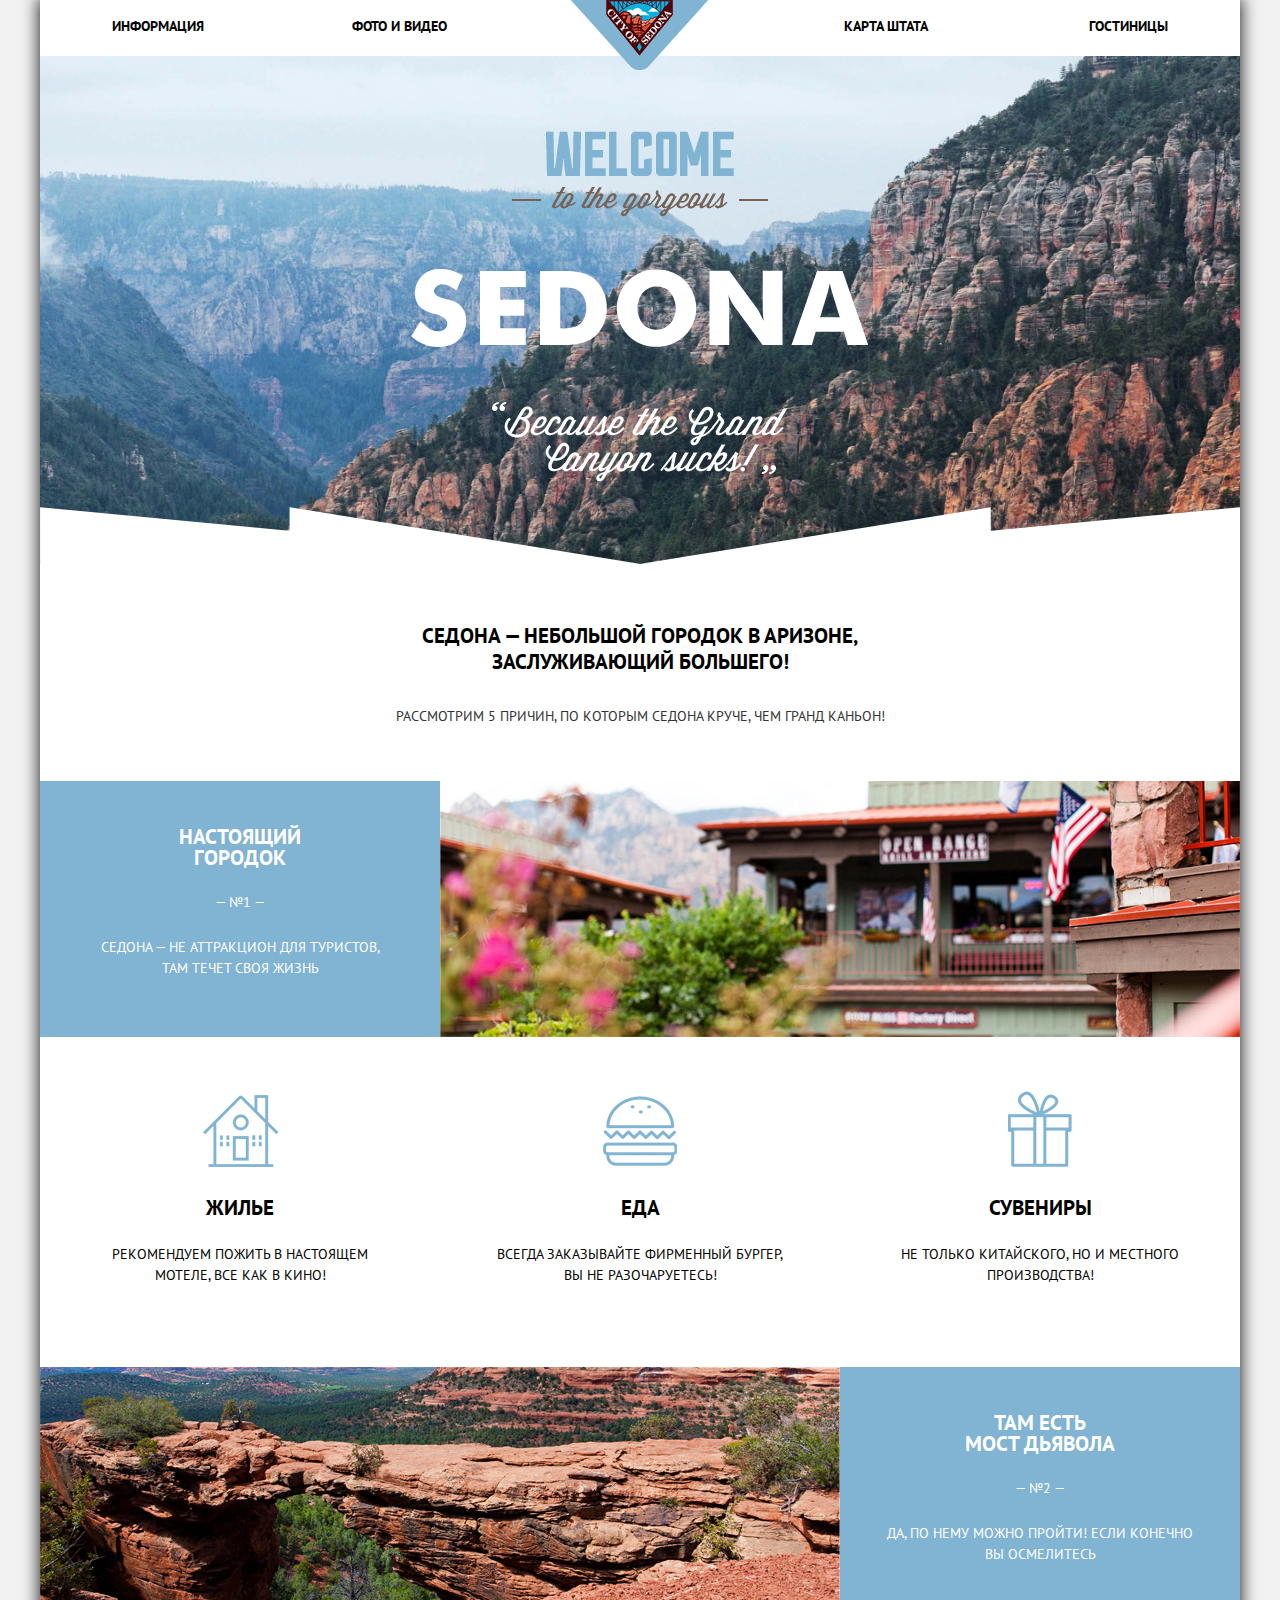
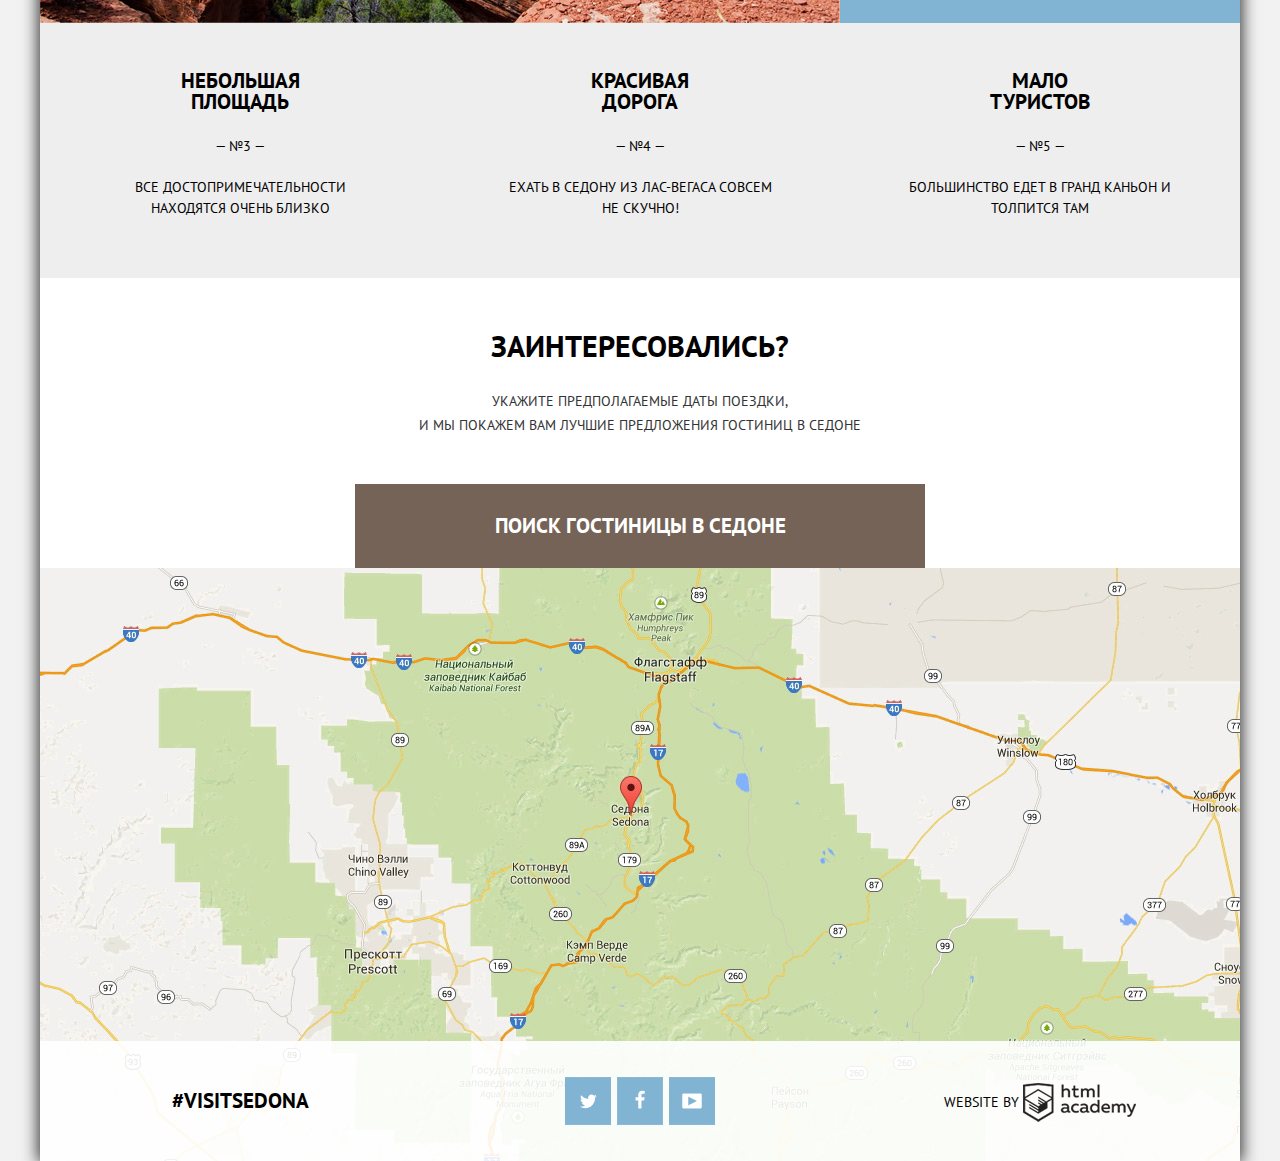
<file: index.html>
<!DOCTYPE html>
<html lang="ru">
<head>
    <meta charset="utf-8">
    <title>HTML Academy: Sedona</title>
    <link href="https://fonts.googleapis.com/css?family=PT+Sans:400,700&amp;subset=cyrillic" rel="stylesheet">
    <link rel="stylesheet" href="css/normalise.min.css">
    <link rel="stylesheet" href="css/style.css">
</head>
<body>
    <div class="container">
        <header>
            <nav class="menu">
                <ul class="navigation-main">
                    <li><a href="#">Информация</a></li>
                    <li><a href="#">Фото и видео</a></li>
                    <li></li>
                    <li><a href="#">Карта штата</a></li>
                    <li><a href="hotels.html">Гостиницы</a></li>
                </ul>
            </nav>
            <a class="logo"><img src="img/logo.png" width="138" height="70" alt="Logo"></a>
        </header>
        
        <main>
            <section class="presentation">
                <img class="presentation-welcome" src="img/welcome.png" width="188" height="45" alt="Welcome!">
                <div class="presentation-georgeous">
                    <img src="img/gorgeous.png" width="176" height="30" alt="Georgeous hotel">
                </div>
                <img class="presentation-sedona" src="img/sedona.png" width="458" height="78" alt="Sedona">
                <img class="presentation-slogan" src="img/slogan.png" width="296" height="80" alt="Slogan">
            </section>    
            <h1>Седона — небольшой городок в Аризоне, заслуживающий большего!</h1>
            <p>Рассмотрим 5 причин, по которым Седона круче, чем Гранд Каньон!</p>
            <section class="clearfix">
                <div class="text">
                    <h2>Настоящий городок</h2>
                    <b>— №1 —</b>
                    <b>Седона — не аттракцион для туристов,<br>там течет своя жизнь</b>
                </div>
                <div class="picture">
                    <img src="img/house.jpg" width="800" height="256" alt="Real city">
                </div>
            </section>
            <section class="clearfix">
                <div class="icons icons-house">
                    <h2>Жилье</h2>
                    <b>Рекомендуем пожить в настоящем мотеле, все как в кино!</b>                
                </div>
                <div class="icons icons-meal">
                    <h2>Еда</h2>
                    <b>Всегда заказывайте фирменный бургер, вы не разочаруетесь!</b>                
                </div>
                <div class="icons icons-gift">
                    <h2>Сувениры</h2>
                    <b>Не только китайского, но и местного производства!</b>               
                </div>
            </section>
            <section class="clearfix">
                <div class="picture">
                    <img src="img/bridge.jpg" width="800" height="256" alt="Diablo bridge">
                </div>
                <div class="text">
                    <h2>Там есть<br>мост дьявола</h2>
                    <b>— №2 —</b>
                    <b>Да, по нему можно пройти! Если конечно вы осмелитесь</b>                
                </div>
            </section>
            <section class="clearfix">
                <div class="benefits">
                    <h2>Небольшая площадь</h2>
                    <b>— №3 —</b>
                    <b>Все достопримечательности<br>находятся очень близко</b>
                </div>
                <div class="benefits">
                    <h2>Красивая дорога</h2>
                    <b>— №4 —</b>
                    <b>Ехать в седону из лас-вегаса совсем<br>не скучно!</b>
                </div>
                <div class="benefits">
                    <h2>Мало туристов</h2>
                    <b>— №5 —</b>
                    <b>Большинство едет в Гранд Каньон и толпится там</b>
                </div>
            </section>
            <section class="search">
                <b>Заинтересовались?</b>
                <p>Укажите предполагаемые даты поездки,<br>и мы покажем вам лучшие предложения гостиниц в Cедоне</p>
                <button class="search-form-btn" type="submit">Поиск гостиницы в Седоне</button>
            </section>
        </main>
        
        <footer class="footer-main clearfix">
            <form class="footer-search" action="search.php" method="post">
                <label for="entry">Дата заезда:</label>
                <input class="date" type="text" name="entry" id="entry" value="24 Апреля 2017">
                <button class="calender" type="button">Календарь</button>
                <label for="leave">Дата Выезда:</label>
                <input class="date" type="text" name="leave" id="leave" value="4 июля 2017">
                <button class="calender" type="button">Календарь</button>
                <label for="adults">Взрослыe:</label>
                <button class="minus-btn" type="button">Minus</button>
                <input class="number" type="text" name="adults" id="adults" value="2">
                <button class="plus-btn" type="button">Plus</button>
                <label for="kids">ДетИ:</label>
                <button class="minus-btn" type="button">Minus</button>
                <input class="number" type="text" name="kids" id="kids" value="0">
                <button class="plus-btn" type="button">Plus</button>
                <button class="search-btn" type="submit">НАЙТИ</button>
            </form>
            <div class="footer-bottom footer-index">
                <a href="#" class="hash">#VISITSEDONA</a>
                <div class="social">
                    <a class="social-tw" href="#">Twitter</a>
                    <a class="social-fb" href="#">Facebook</a>
                    <a class="social-yt" href="#">Youtube</a>
                </div>
                <div class="copyright">
                    <b>Website by</b>
                    <a href="https://htmlacademy.ru/intensive/htmlcss">HTML Academy Logo</a>
                </div>            
            </div>
        </footer>
    </div>
    <script src="js/script.js"></script>
</body>
</html>
</file>
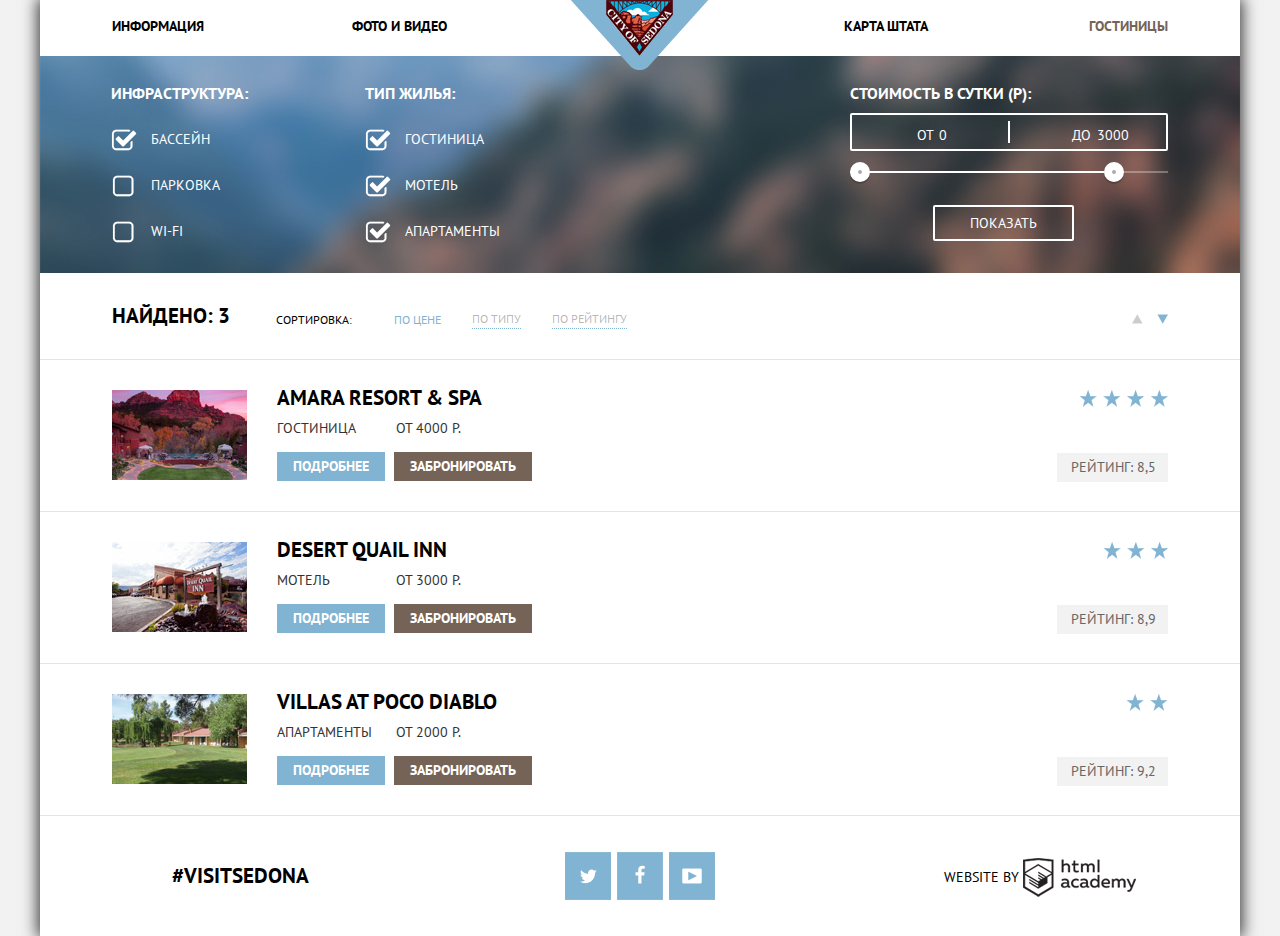
<file: hotels.html>
<!DOCTYPE html>
<html lang="ru">
<head>
    <meta charset="utf-8">
    <title>HTML Academy: Sedona</title>
    <link href="https://fonts.googleapis.com/css?family=PT+Sans:400,700&amp;subset=cyrillic" rel="stylesheet">
    <link rel="stylesheet" href="css/normalise.min.css">
    <link rel="stylesheet" href="css/style.css">
</head>
<body>
    <div class="container">
        <header>
            <nav class="menu">
                <ul class="navigation-main">
                    <li><a href="#">Информация</a></li>
                    <li><a href="#">Фото и видео</a></li>
                    <li></li>
                    <li><a href="#">Карта штата</a></li>
                    <li><a class="current">Гостиницы</a></li>
                </ul>
            </nav>
            <a href="index.html" class="logo"><img src="img/logo.png" width="138" height="70" alt="Logo"></a>
        </header>
        
        <main>
            <form class="choice-form" action="choice.php" method="post">
                <div class="clearfix">
                    <div class="choice-form-infra">
                        <h2>Инфраструктура:</h2>
                        <input type="checkbox" name="infra" id="pool" checked>
                        <label for="pool">Бассейн</label>
                        <input type="checkbox" name="infra" id="parking">
                        <label for="parking">Парковка</label>
                        <input type="checkbox" name="infra" id="wifi">
                        <label for="wifi">Wi-fi</label>                
                    </div>
                    <div class="choice-form-housing">
                        <h2>Тип жилья:</h2>
                        <input type="checkbox" name="housing" id="hotel" checked>
                        <label for="hotel">Гостиница</label>
                        <input type="checkbox" name="housing" id="motel" checked>
                        <label for="motel">Мотель</label>
                        <input type="checkbox" name="housing" id="appart" checked>
                        <label for="appart">Апартаменты</label>
                    </div>
                    <div class="filter-range">
                        <div class="filter-range-title">Стоимость в сутки (р):</div>
                        <div class="price-controls">
                            <label class="min-price">от <input type="text" name="min-price" value="0"></label>
                            <label class="max-price">до <input type="text" name="max-price" value="3000"></label>
                        </div>
                        <div class="range-controls">
                            <div class="scale">
                                <div class="bar"></div>
                            </div>
                            <div class="range-toggle range-toggle-min"></div>
                            <div class="range-toggle range-toggle-max"></div>
                        </div>
                        <button class="btn-transparent" type="submit">Показать</button>
                    </div>
                </div>
            </form>
            <section class="found clearfix">
                <div class="found-left">
                    <b>Найдено: 3</b>
                    <b>Сортировка:</b>
                    <a class="current-sorting" href="#">По цене</a>
                    <a href="#">По типу</a>
                    <a href="#">По рейтингу</a>
                </div>
                <div class="found-right">
                    <div class="arrow-up">Arrow Up</div>
                    <div class="arrow-down current-arrow">Arrow Down</div>
                </div>
            </section>
            <ul class="hotels">
                <li class="hotel-list clearfix">
                    <img src="img/amara.jpg" width="135" height="90" alt="Amara resort">
                    <div class="hotel-status">
                        <a class="hotel-name" href="#">Amara resort & spa</a>
                        <b>Гостиница</b>
                        <b>От 4000 р.</b>
                        <a class="hotel-btn hotel-details" href="#">Подробнее</a>
                        <a class="hotel-btn hotel-booking" href="#">Забронировать</a>
                    </div>
                    <div class="hotel-rate">
                        <div class="hotel-stars">Stars</div>
                        <b>Рейтинг: 8,5</b>
                    </div>
                </li>
                <li class="hotel-list clearfix">
                    <img src="img/desert.jpg" width="135" height="90" alt="Desert quail inn">
                    <div class="hotel-status">
                        <a class="hotel-name" href="#">Desert quail inn</a>
                        <b>Мотель</b>
                        <b>От 3000 р.</b>
                        <a class="hotel-btn hotel-details" href="#">Подробнее</a>
                        <a class="hotel-btn hotel-booking" href="#">Забронировать</a>
                    </div>
                    <div class="hotel-rate">
                        <div class="hotel-stars">Stars</div>
                        <b>Рейтинг: 8,9</b>
                    </div>
                </li>
                <li class="hotel-list clearfix">
                    <img src="img/villas.jpg" width="135" height="90" alt="Villas at poco diablo">
                    <div class="hotel-status">
                        <a class="hotel-name" href="#">Villas at poco diablo</a>
                        <b>Апартаменты</b>
                        <b>От 2000 р.</b>
                        <a class="hotel-btn hotel-details" href="#">Подробнее</a>
                        <a class="hotel-btn hotel-booking" href="#">Забронировать</a>
                    </div>
                    <div class="hotel-rate">
                        <div class="hotel-stars">Stars</div>
                        <b>Рейтинг: 9,2</b>
                    </div>
                </li>
            </ul>
        </main>
        
        <footer class="clearfix">
            <div class="footer-bottom">
                <a href="#" class="hash">#VISITSEDONA</a>
                <div class="social">
                    <a class="social-tw" href="#">Twitter</a>
                    <a class="social-fb" href="#">Facebook</a>
                    <a class="social-yt" href="#">Youtube</a>
                </div>
                <div class="copyright">
                    <b>Website by</b>
                    <a href="https://htmlacademy.ru/intensive/htmlcss">HTML Academy Logo</a>
                </div>            
            </div>
        </footer>
    </div>
</body>
</html>
</file>
<file: css/style.css>
body
{
    font-family: 'PT Sans', 'Arial', sans-serif;
    font-size: 14px;
    line-height: 21px;

    text-transform: uppercase;

    color: #000;
    background-color: #f2f2f2;
}

.container
{
    width: 1200px;
    margin: 0 auto;

    background-color: #fff;
    box-shadow: 0 0 15px 2px #323232;
}

.navigation-main
{
    font-size: 0;
    font-weight: bold;
    line-height: 26px;

    width: 100%;
    margin: 0;
    padding: 0;

    list-style-type: none;
}

.clearfix:after
{
    display: table;
    clear: both;

    content: '';
}

.navigation-main a
{
    text-decoration: none;

    color: #000;
}

.navigation-main a:hover:not(.current)
{
    color: #81b3d2;
}

.navigation-main a:active:not(.current)
{
    opacity: .3;
}

.navigation-main .current
{
    color: #766357;
}

.navigation-main li
{
    font-size: 14px;

    display: inline-block;

    padding-top: 13px;
    padding-bottom: 17px;

    vertical-align: middle;
}

.navigation-main li:first-child,
.navigation-main li:nth-child(2)
{
    width: 168px;
    padding-left: 72px;

    text-align: left;
}

.navigation-main li:nth-child(4),
.navigation-main li:last-child
{
    width: 168px;
    padding-right: 72px;

    text-align: right;
}

.navigation-main li:nth-child(3)
{
    width: 240px;
}

header
{
    position: relative;
}

.logo
{
    position: absolute;
    z-index: 10;
    top: 0;
    left: 50%;

    transform: translateX(-69px);
}

.presentation
{
    position: relative;

    width: 1200px;
    min-height: 508px;
    margin: 0;
    padding: 0;

    background-color: #d9eaf1;
    background-image: url(../img/background.jpg);
    background-repeat: no-repeat;
    background-position: 0 -87px;
    background-size: cover;
}

.presentation::after
{
    position: absolute;
    bottom: 0;

    width: 1200px;
    height: 57px;

    content: '';

    background: url(../img/background-decoration.png) no-repeat center;
}

.presentation img
{
    display: block;

    margin: auto;
}

.presentation-welcome
{
    padding-top: 75px;
}

.presentation-georgeous
{
    position: relative;

    width: 176px;
    margin: auto;
    padding-top: 11px;
}

.presentation-georgeous::before,
.presentation-georgeous::after
{
    position: absolute;
    top: 50%;

    display: block;

    width: 29px;
    height: 2px;

    content: '';
    transform: translateY(2px);

    background-color: #766357;
}

.presentation-georgeous::before
{
    left: -40px;
}

.presentation-georgeous::after
{
    right: -40px;
}

.presentation-sedona
{
    padding-top: 52px;
}

.presentation-slogan
{
    padding-top: 55px;
}

h1
{
    font-size: 21px;
    font-weight: bold;
    line-height: 26px;

    width: 575px;
    margin: auto;
    margin-top: 59px;
    margin-bottom: 31px;

    text-align: center;
}

p
{
    width: 575px;
    margin: auto;
    margin-bottom: 54px;

    text-align: center;

    color: #333;
}

.text,
.picture
{
    float: left;

    height: 256px;
}

.text
{
    box-sizing: border-box;
    width: 400px;
    padding-top: 45px;
    padding-bottom: 45px;

    color: #fff;
    background-color: #81b3d2;
}

.text h2,
.icons h2,
.benefits h2
{
    font-size: 21px;

    display: block;

    width: 155px;
    margin: auto;

    text-align: center;
}

.text b
{
    font-weight: normal;

    display: block;

    width: 310px;
    margin: auto;
    margin-top: 24px;

    text-align: center;
}

.icons,
.benefits
{
    float: left;

    box-sizing: border-box;
    width: 400px;
    margin: 0;
    padding: 0;
}

.icons
{
    min-height: 330px;
}

.icons h2
{
    padding-top: 160px;
}

.icons b,
.benefits b
{
    font-weight: normal;

    display: block;

    width: 290px;
    margin: auto;
    margin-top: 26px;

    text-align: center;
}

.icons-house,
.icons-meal,
.icons-gift
{
    position: relative;
}

.icons-house::before
{
    position: absolute;
    top: 58px;
    left: 50%;

    display: block;

    width: 75px;
    height: 72px;

    content: '';
    transform: translateX(-37px);

    background: url(../img/icon-1.png) no-repeat center;
}

.icons-meal::before
{
    position: absolute;
    top: 59px;
    left: 50%;

    display: block;

    width: 74px;
    height: 70px;

    content: '';
    transform: translateX(-37px);

    background: url(../img/icon-2.png) no-repeat center;
}

.icons-gift::before
{
    position: absolute;
    top: 54px;
    left: 50%;

    display: block;

    width: 64px;
    height: 76px;

    content: '';
    transform: translateX(-32px);

    background: url(../img/icon-3.png) no-repeat center;
}

.benefits
{
    min-height: 255px;

    background-color: #eee;
}

.benefits h2
{
    margin-top: 47px;
}

.benefits b
{
    margin-top: 24px;
}

.benefits b:last-of-type
{
    margin-top: 20px;
}

.search b
{
    font-size: 30px;
    font-weight: bold;
    line-height: 24px;

    display: block;

    margin-top: 56px;
    margin-bottom: 31px;

    text-align: center;
}

.search p
{
    line-height: 24px;

    margin-bottom: 47px;
}

.search-form-btn
{
    font-family: 'PT Sans', 'Arial', sans-serif;
    font-size: 21px;
    font-weight: bold;
    line-height: 26px;

    display: block;

    width: 570px;
    margin: 0 auto;
    padding-top: 29px;
    padding-bottom: 29px;

    cursor: pointer;
    text-align: center;
    text-decoration: none;
    text-transform: uppercase;

    color: #fff;
    border: none;
    outline: none;
    background-color: #766357;
}

.footer-main
{
    position: relative;

    width: 1200px;
    height: 593px;

    background-image: url(../img/map.jpg);
    background-repeat: no-repeat;
    background-position: top;
}

.footer-bottom
{
    position: absolute;
    bottom: 0;

    min-height: 120px;

    background-color: rgba(255,255,255,.9);
}

.footer-bottom:not(.footer-index)
{
    position: static;
}

.hash,
.social,
.copyright
{
    float: left;

    box-sizing: border-box;
    width: 400px;

    text-align: center;
}

.hash
{
    font-size: 21px;
    font-weight: bold;
    line-height: 26px;

    margin-top: 47px;

    text-decoration: none;

    color: #000;
}

.hash:hover {
    color: #81b3d2;
}

.hash:active {
    opacity: .3;
}

.copyright
{
    padding-top: 42px;
}

.copyright b
{
    font-weight: normal;
}

.copyright b,
.copyright a
{
    display: inline-block;

    vertical-align: middle;
}

.copyright a
{
    font-size: 0;

    width: 113px;
    height: 39px;

    background: transparent url(../img/logo-academy.png) no-repeat center;
}

.copyright a:hover
{
    background: transparent url(../img/logo-academy-blue.png) no-repeat center;
}

.copyright a:active
{
    background: transparent url(../img/logo-academy-grey.png) no-repeat center;
}

.social
{
    font-size: 0;

    padding-top: 36px;
}

.social-tw
{
    display: inline-block;

    width: 46px;
    height: 48px;
    margin-right: 6px;

    vertical-align: middle;

    background: url(../img/sprite.png) no-repeat center;
    background-position: -532px -5px;
}

.social-tw:hover
{
    background-position: -644px -5px;
}

.social-tw:active
{
    background-position: -588px -5px;
}

.social-fb
{
    display: inline-block;

    width: 46px;
    height: 48px;
    margin-right: 6px;

    vertical-align: middle;

    background: url(../img/sprite.png) no-repeat center;
    background-position: -233px -5px;
}

.social-fb:hover
{
    background-position: -347px -5px;
}

.social-fb:active
{
    background-position: -290px -5px;
}

.social-yt
{
    display: inline-block;

    width: 46px;
    height: 48px;

    vertical-align: middle;

    background: url(../img/sprite.png) no-repeat center;
    background-position: -764px -5px;
}

.social-yt:hover
{
    background-position: -876px -5px;
}

.social-yt:active
{
    background-position: -820px -5px;
}

.footer-search
{
    font-size: 0;
    font-weight: bold;

    display: none;

    box-sizing: border-box;
    width: 570px;
    height: 395px;
    margin-right: auto;
    margin-left: auto;
    padding: 55px;
    padding-top: 58px;

    background-color: #fff;
    box-shadow: 0 5px 15px 2px #323232;
}

.footer-search-show
{
    display: block;

    animation-name: bounce;
    animation-duration: .6s;
}

@keyframes bounce
{
    0%
    {
        transform: translateY(400px);
    }
    100%
    {
        transform: translateY(0);
    }
}

.footer-search label
{
    font-size: 14px;
    line-height: 26px;

    display: inline-block;

    width: 114px;
    margin-bottom: 30px;

    vertical-align: middle;
}

.footer-search label:last-of-type
{
    width: 61px;
    padding-left: 53px;
}

.footer-search .date
{
    font-size: 14px;
    font-weight: bold;
    line-height: 26px;
    text-transform: uppercase;

    display: inline-block;

    box-sizing: border-box;
    width: 307px;
    min-height: 26px;
    margin-bottom: 30px;
    padding: 5px 10px;

    vertical-align: middle;

    color: #000;
    border: none;
    outline: none;
    background-color: #f2f2f2;
}

.calender
{
    font-size: 0;

    display: inline-block;

    width: 36px;
    height: 36px;
    margin-bottom: 30px;

    cursor: pointer;
    vertical-align: middle;

    border: none;
    outline: none;
    background-color: #f2f2f2;
    background-image: url(../img/sprite.png);
    background-repeat: no-repeat;
    background-position: 2px 2px;
}

.footer-search .date:hover
{
    background-color: #ebebeb;
}

.footer-search .date:focus
{
    padding: 4px 9px;

    border: 1px solid #e5e5e5;
    background-color: #fff;
}

.calender:hover
{
    background-position: -60px 2px;
}

.calender:active
{
    background-position: -29px 2px;
}

.search-btn
{
    font-size: 21px;
    line-height: 26px;

    width: 100%;
    margin-top: 24px;
    padding: 16px 195px;

    cursor: pointer;

    color: #fff;
    border: none;
    outline: none;
    background-color: #81b3d2;
}

.search-btn:hover
{
    background-color: #669ec0;
}

.search-btn:active
{
    color: rgba(255,255,255,.3);
    background-color: #5496bd;
}

.minus-btn,
.plus-btn,
.number
{
    display: inline-block;

    width: 38px;
    height: 38px;
    margin-bottom: 30px;

    vertical-align: middle;

    border: none;
    outline: none;
    background-color: #f2f2f2;
}

.minus-btn
{
    cursor: pointer;

    background-image: url(../img/icon-minus.png);
    background-repeat: no-repeat;
    background-position: center;
}

.minus-btn:hover
{
    background: #f2f2f2 url(../img/icon-minus-hover.png) no-repeat center;
}

.minus-btn:active
{
    background: #f2f2f2 url(../img/icon-minus-active.png) no-repeat center;
}

.plus-btn
{
    cursor: pointer;

    background-image: url(../img/icon-plus.png);
    background-repeat: no-repeat;
    background-position: center;
}

.plus-btn:hover
{
    background: #f2f2f2 url(../img/icon-plus-hover.png) no-repeat center;
}

.plus-btn:active
{
    background: #f2f2f2 url(../img/icon-plus-active.png) no-repeat center;
}

.number
{
    font-size: 14px;
    font-weight: bold;
    line-height: 26px;

    height: 36px;

    text-align: center;

    color: #000;
}

.choice-form
{
    padding-top: 27px;
    padding-right: 72px;
    padding-left: 71px;

    background-color: #3c739c;
    background-image: url(../img/background-filtered.jpg);
    background-position: 0 -90px;
}

.choice-form h2
{
    font-size: 16px;
    font-weight: bold;
    line-height: 21px;

    margin: 0;

    color: #fff;
}

.choice-form-infra,
.choice-form-housing
{
    float: left;

    width: 254px;
}

.filter-range
{
    float: right;

    width: 318px;
    margin-bottom: 32px;

    color: #fff;
}

.filter-range-title
{
    font-size: 16px;
    font-weight: 600;
    line-height: 21px;

    margin-bottom: 9px;
}

.price-controls
{
    font-size: 0;

    position: relative;

    height: 34px;
    margin-bottom: 20px;

    border: 2px solid #fff;
    border-radius: 2px;
}

.price-controls::after
{
    position: absolute;
    top: 50%;
    left: 50%;

    width: 2px;
    height: 22px;

    content: '';
    transform: translate(-50%, -50%);

    background: #fff;
}

.price-controls label
{
    font-size: 14px;
    line-height: 38px;

    display: inline-block;

    cursor: pointer;
    vertical-align: top;
}

.price-controls .min-price,
.price-controls .max-price
{
    width: 90px;
    padding-top: 9px;
    padding-left: 65px;
}

.price-controls input
{
    font: inherit;

    width: 50px;
    margin: 0;

    color: inherit;
    border: none;
    background: none;
}

.range-controls
{
    position: relative;

    margin-bottom: 32px;
}

.range-controls .scale
{
    height: 2px;

    background: rgba(255, 255, 255, .3);
}

.range-controls .bar
{
    width: 80%;
    height: 2px;

    background: #fff;
}

.range-toggle
{
    position: absolute;
    top: -9px;

    width: 4px;
    height: 4px;

    cursor: pointer;

    border: 8px solid #fff;
    border-radius: 50%;
    background: #ababab;
    box-shadow: 0 2px 1px 0 rgba(0, 1, 1, .2);
}

.range-toggle:hover
{
    background: #1c4f80;
}

.range-toggle-min
{
    left: 0;
}

.range-toggle-max
{
    left: 80%;
}

.btn-transparent
{
    font-size: 14px;
    line-height: 20px;

    display: block;

    margin-left: 83px;
    padding: 6px 35px;

    cursor: pointer;
    text-transform: uppercase;

    color: #fff;
    border: 2px solid #fff;
    border-radius: 2px;
    background: transparent;
}

.btn-transparent:hover
{
    color: #000;
    background: #fff;
}

.choice-form label
{
    font-size: 14px;
    font-weight: normal;
    line-height: 21px;

    color: #fff;
}

.choice-form input[type='checkbox']
{
    display: none;
}

.choice-form input[type='checkbox'] + label
{
    position: relative;

    display: block;

    margin: 25px 0;
    padding-left: 40px;

    cursor: pointer;
}

.choice-form input[type='checkbox']:checked + label:before
{
    position: absolute;
    top: 0;
    left: 0;

    display: block;

    width: 26px;
    height: 22px;

    content: '';

    background-image: url(../img/sprite.png);
    background-position: -161px -5px;
}

.choice-form input[type='checkbox']:not(:checked) + label:before
{
    position: absolute;
    top: 0;
    left: 1px;

    display: block;

    width: 26px;
    height: 22px;

    content: '';

    background-image: url(../img/sprite.png);
    background-position: -700px -5px;
}

input[type='checkbox']:checked:disabled + label:before
{
    width: 26px;
    height: 22px;

    background-image: url(../img/sprite.png);
    background-position: -197px -5px;
}

input[type='checkbox']:not(:checked):disabled + label:before
{
    width: 22px;
    height: 22px;

    background-image: url(../img/sprite.png);
    background-position: -732px -5px;
}

.hotels
{
    margin: 0;
    padding: 0;

    list-style-type: none;

    border-top: 1px solid #e5e5e5;
}

.hotel-list
{
    display: block;

    padding: 30px 72px;

    border-bottom: 1px solid #e5e5e5;
}

.hotel-list img,
.hotel-status
{
    float: left;
}

.hotel-rate
{
    float: right;
}

.hotel-status
{
    width: 265px;
    margin-left: 30px;
}

.hotel-name
{
    font-size: 21px;
    font-weight: bold;
    line-height: 26px;

    display: block;

    margin: 0;
    margin-top: -5px;
    margin-bottom: 7px;
    padding: 0;

    text-decoration: none;

    color: #000;
}

.hotel-name:hover
{
    color: #81b3d2;
}

.hotel-name:active
{
    color: rgba(0,0,0,.3);
}

.hotel-status b
{
    font-size: 14px;
    font-weight: normal;
    line-height: 21px;

    display: inline-block;

    width: 115px;
    margin: 0;
    margin-bottom: 13px;

    vertical-align: bottom;

    color: #333;
}

.hotel-status a:not(.hotel-name)
{
    font-size: 14px;
    font-weight: bold;
    line-height: 21px;

    display: inline-block;

    margin-right: 5px;
    padding: 0 16px;
    padding-top: 4px;
    padding-bottom: 4px;

    vertical-align: bottom;
    text-decoration: none;

    color: #fff;
}

.hotel-details
{
    background-color: #81b3d2;
}

.hotel-details:hover
{
    background-color: #669ec0;
}

.hotel-status a.hotel-details:active
{
    color: rgba(255,255,255,.3);
    background-color: #5496bd;
}

.hotel-booking
{
    background-color: #766357;
}

.hotel-booking:hover
{
    background-color: #604e43;
}

.hotel-status a.hotel-booking:active
{
    color: rgba(255,255,255,.3);
    background-color: #503e33;
}

.hotel-rate b
{
    font-size: 14px;
    font-weight: normal;
    line-height: 21px;

    padding-top: 5px;
    padding-right: 12px;
    padding-bottom: 6px;
    padding-left: 14px;

    color: #666;
    background-color: #f2f2f2;
}

.hotel-stars
{
    font-size: 0;

    margin-bottom: 46px;

    background-repeat: no-repeat;
    background-position: top right;
}

.hotel-list:first-child .hotel-stars
{
    background-image: url(../img/4-stars.png);
}

.hotel-list:nth-child(2) .hotel-stars
{
    background-image: url(../img/3-stars.png);
}

.hotel-list:last-child .hotel-stars
{
    background-image: url(../img/2-stars.png);
}

.found
{
    padding-top: 30px;
    padding-right: 72px;
    padding-bottom: 30px;
    padding-left: 72px;
}

.found-left
{
    float: left;
}

.found-right
{
    float: right;
}

.found-left b:first-of-type
{
    font-size: 21px;
    font-weight: bold;
    line-height: 26px;

    display: inline-block;

    width: 160px;

    vertical-align: bottom;
}

.found-left b:last-of-type,
.found-left a
{
    font-size: 12px;
    font-weight: normal;
    line-height: 18px;

    display: inline-block;

    vertical-align: middle;
    text-decoration: none;

    color: #000;
}

.found-left a:not(.current-sorting)
{
    margin-left: 27px;

    color: rgba(0,0,0,.3);
    border-bottom: 1px dotted #81b3d2;
}

.found-left a:hover:not(.current-sorting)
{
    color: #81b3d2;
}

.found-left a:active:not(.current-sorting)
{
    color: #000;
    border-bottom: none;
}

.found-left .current-sorting
{
    margin-left: 38px;

    cursor: default;

    color: #81b3d2;
}

.arrow-up,
.arrow-down
{
    font-size: 0;

    display: inline-block;

    cursor: pointer;
    vertical-align: bottom;
}

.arrow-up,
.arrow-down
{
    width: 11px;
    height: 10px;

    background-image: url(../img/sprite.png);
    background-position: -98px -5px;
}

.arrow-down
{
    transform: rotate(180deg);
}

.arrow-up:hover:not(.current-arrow),
.arrow-down:hover:not(.current-arrow)
{
    width: 11px;
    height: 10px;

    background-position: -140px -5px;
}

.arrow-up:active:not(.current-arrow),
.arrow-down:active:not(.current-arrow)
{
    width: 11px;
    height: 10px;

    background-position: -119px -5px;
}

.current-arrow
{
    width: 11px;
    height: 10px;
    margin-left: 10px;

    cursor: default;
    transform: rotate(180deg);

    background-image: url(../img/sprite.png);
    background-position: -119px -5px;
}
</file>
<file: css/normalise.min.css>
/*! normalize.css v4.1.1 | MIT License | github.com/necolas/normalize.css */progress,sub,sup{vertical-align:baseline}button,hr,input{overflow:visible}[type=checkbox],[type=radio],legend{box-sizing:border-box;padding:0}html{font-family:sans-serif;-ms-text-size-adjust:100%;-webkit-text-size-adjust:100%}body{margin:0}article,aside,details,figcaption,figure,footer,header,main,menu,nav,section,summary{display:block}audio,canvas,progress,video{display:inline-block}audio:not([controls]){display:none;height:0}[hidden],template{display:none}a{background-color:transparent;-webkit-text-decoration-skip:objects}a:active,a:hover{outline-width:0}abbr[title]{border-bottom:none;text-decoration:underline;text-decoration:underline dotted}b,strong{font-weight:bolder}dfn{font-style:italic}h1{font-size:2em;margin:.67em 0}mark{background-color:#ff0;color:#000}small{font-size:80%}sub,sup{font-size:75%;line-height:0;position:relative}sub{bottom:-.25em}sup{top:-.5em}img{border-style:none}svg:not(:root){overflow:hidden}code,kbd,pre,samp{font-family:monospace,monospace;font-size:1em}figure{margin:1em 40px}hr{box-sizing:content-box;height:0}button,input,select,textarea{font:inherit;margin:0}optgroup{font-weight:700}button,select{text-transform:none}[type=reset],[type=submit],button,html [type=button]{-webkit-appearance:button}[type=button]::-moz-focus-inner,[type=reset]::-moz-focus-inner,[type=submit]::-moz-focus-inner,button::-moz-focus-inner{border-style:none;padding:0}[type=button]:-moz-focusring,[type=reset]:-moz-focusring,[type=submit]:-moz-focusring,button:-moz-focusring{outline:ButtonText dotted 1px}fieldset{border:1px solid silver;margin:0 2px;padding:.35em .625em .75em}legend{color:inherit;display:table;max-width:100%;white-space:normal}textarea{overflow:auto}[type=number]::-webkit-inner-spin-button,[type=number]::-webkit-outer-spin-button{height:auto}[type=search]{-webkit-appearance:textfield;outline-offset:-2px}[type=search]::-webkit-search-cancel-button,[type=search]::-webkit-search-decoration{-webkit-appearance:none}::-webkit-input-placeholder{color:inherit;opacity:.54}::-webkit-file-upload-button{-webkit-appearance:button;font:inherit}
</file>
